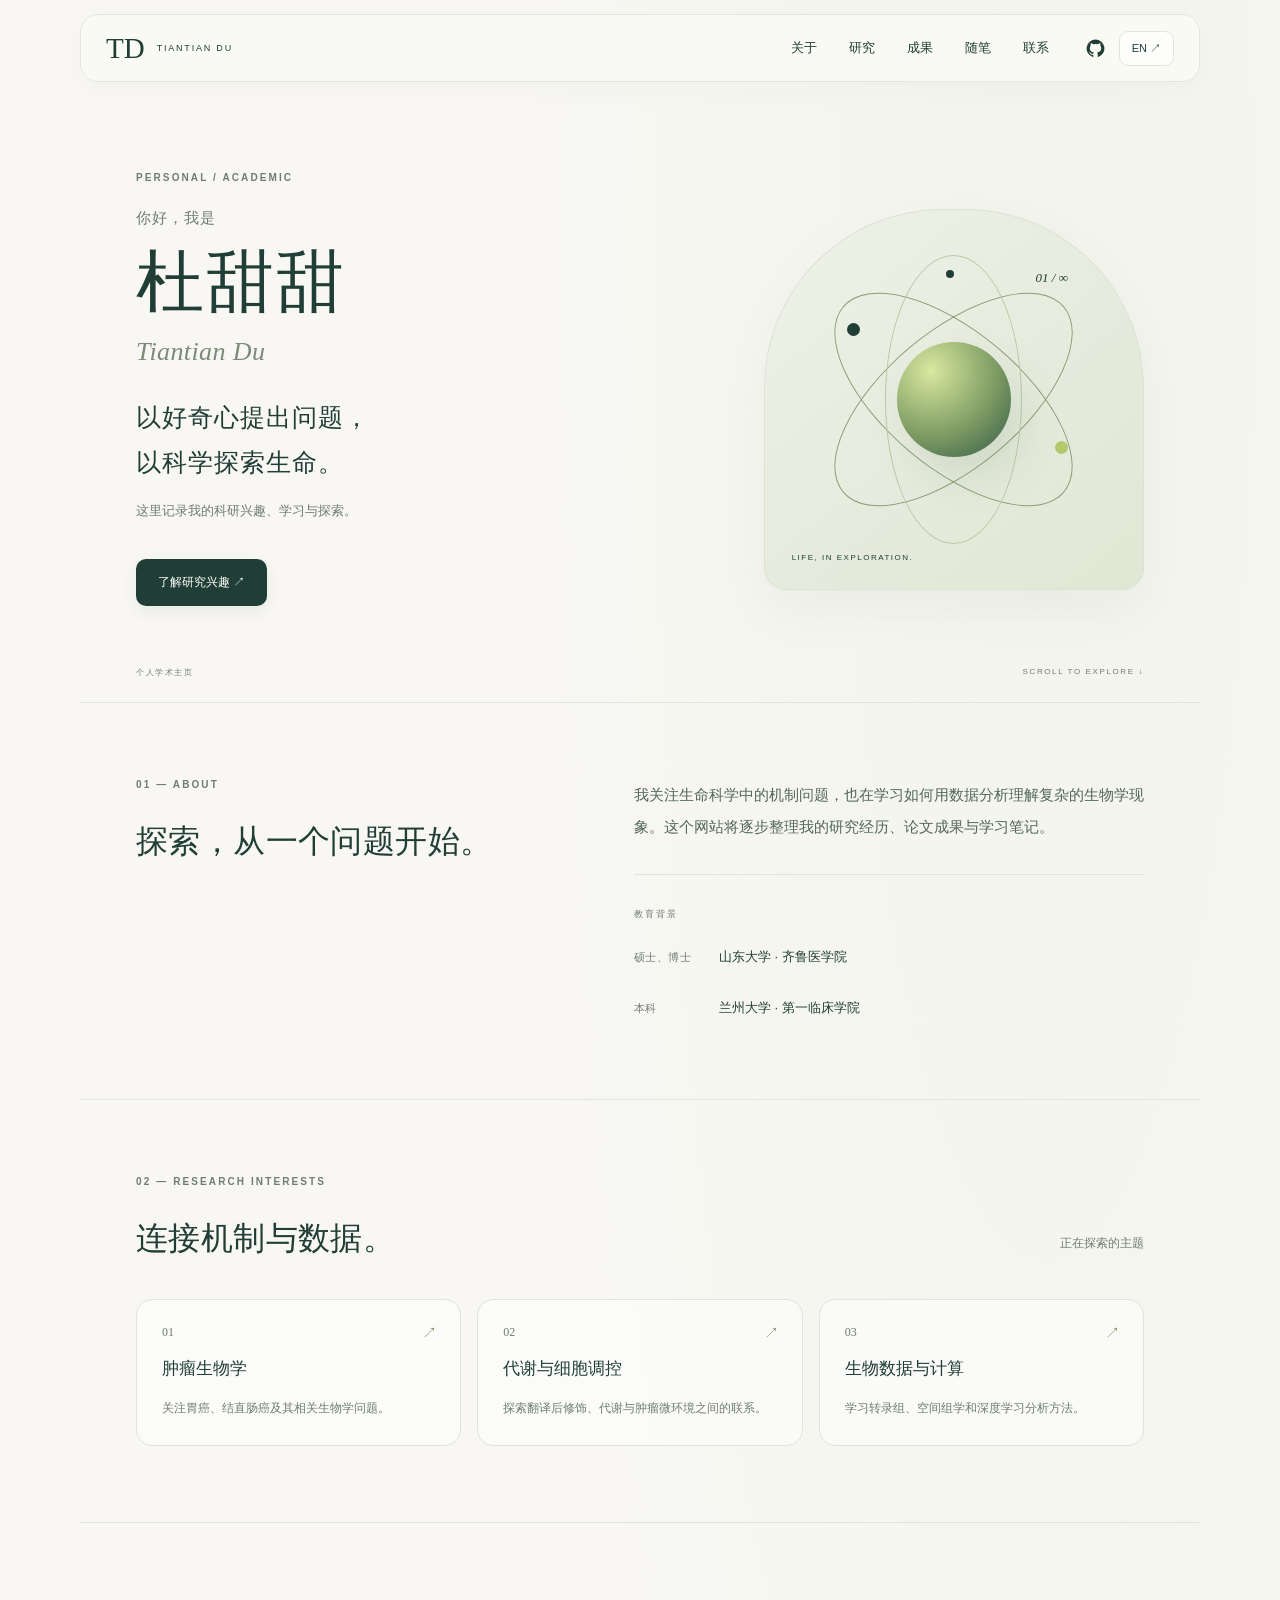
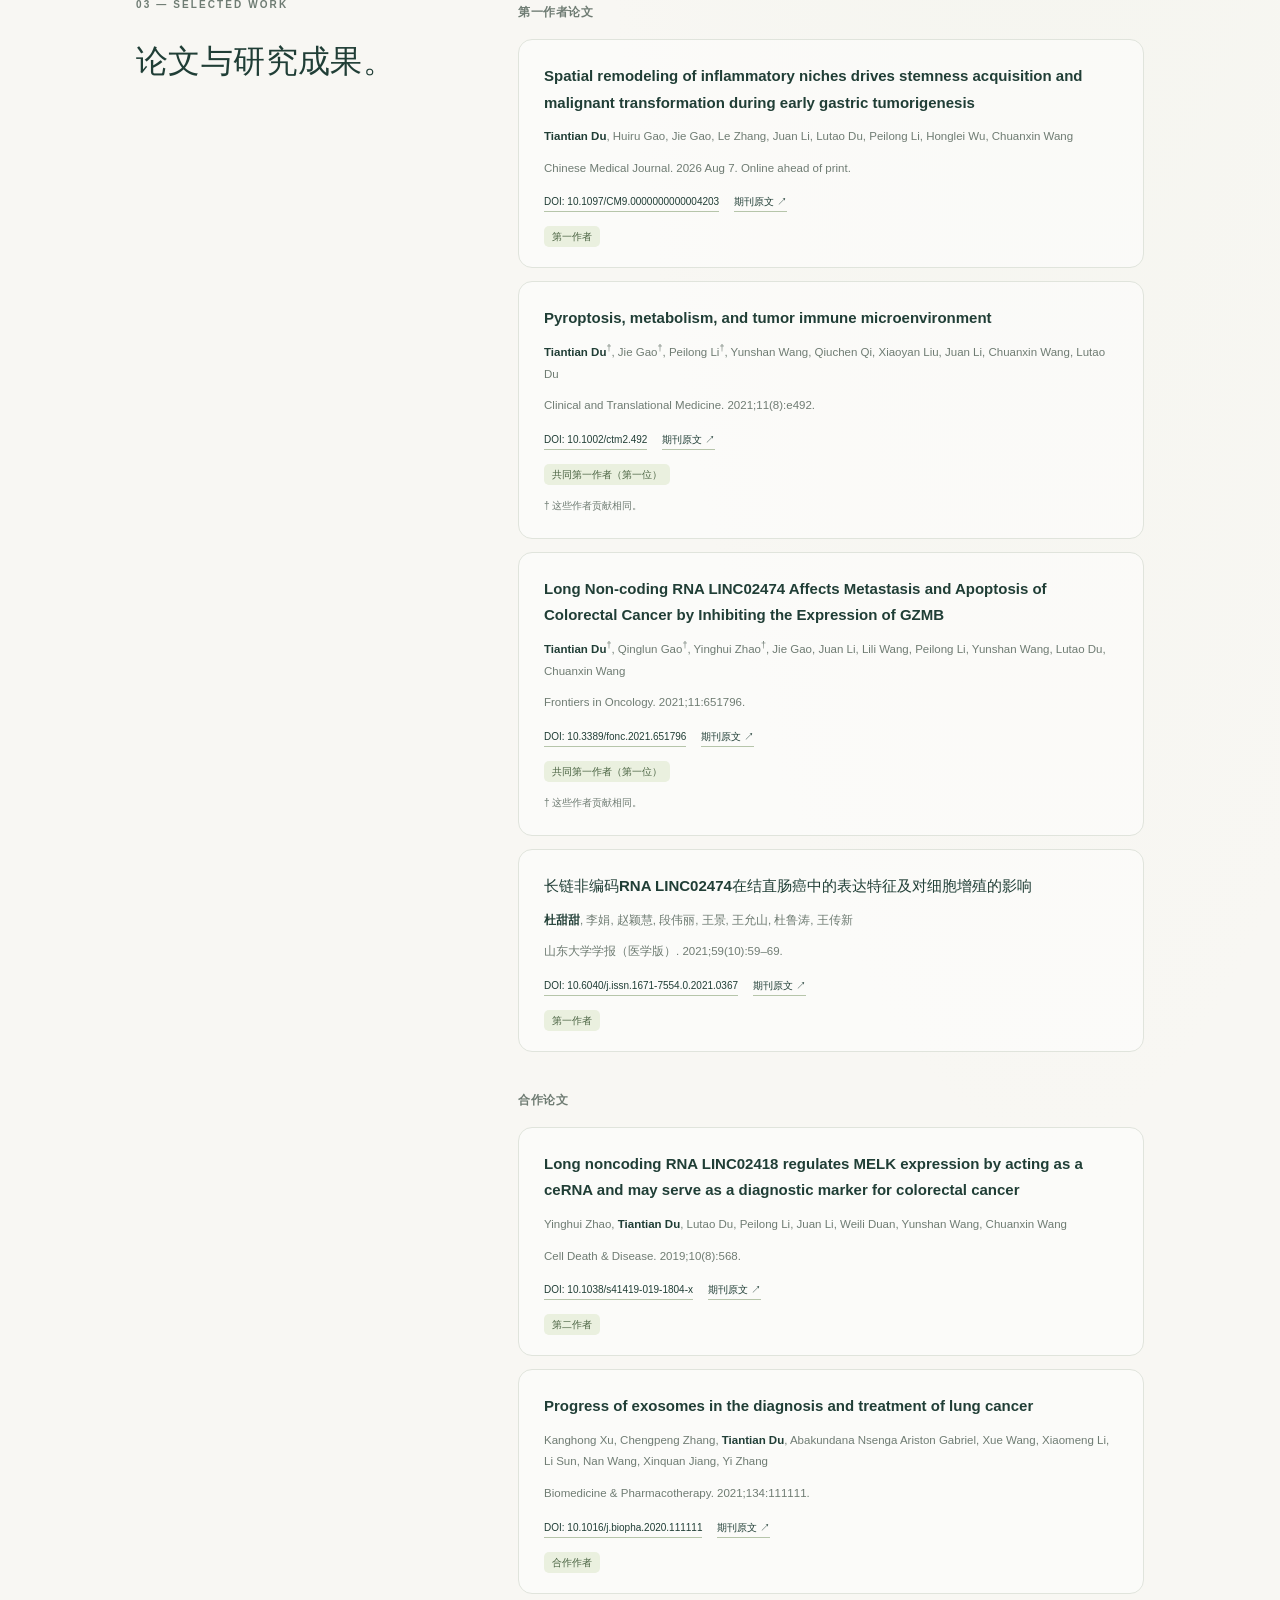
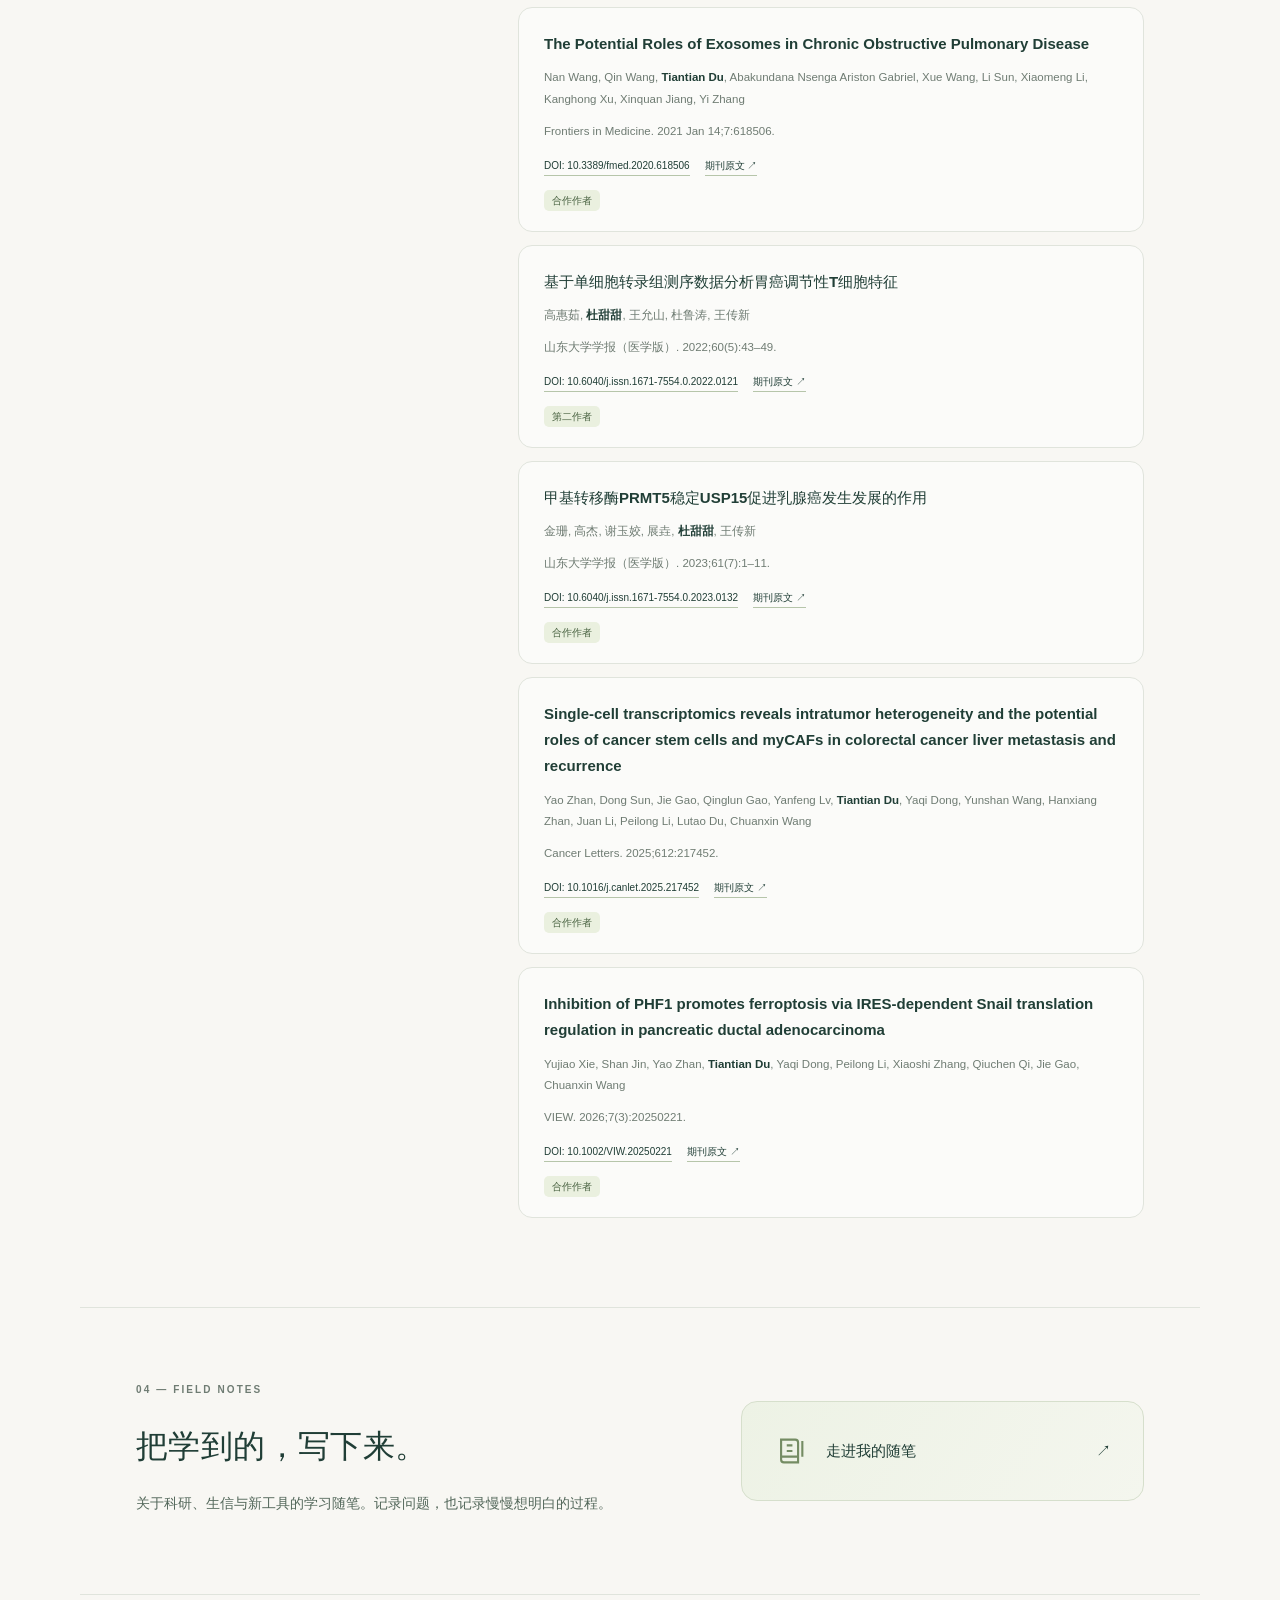
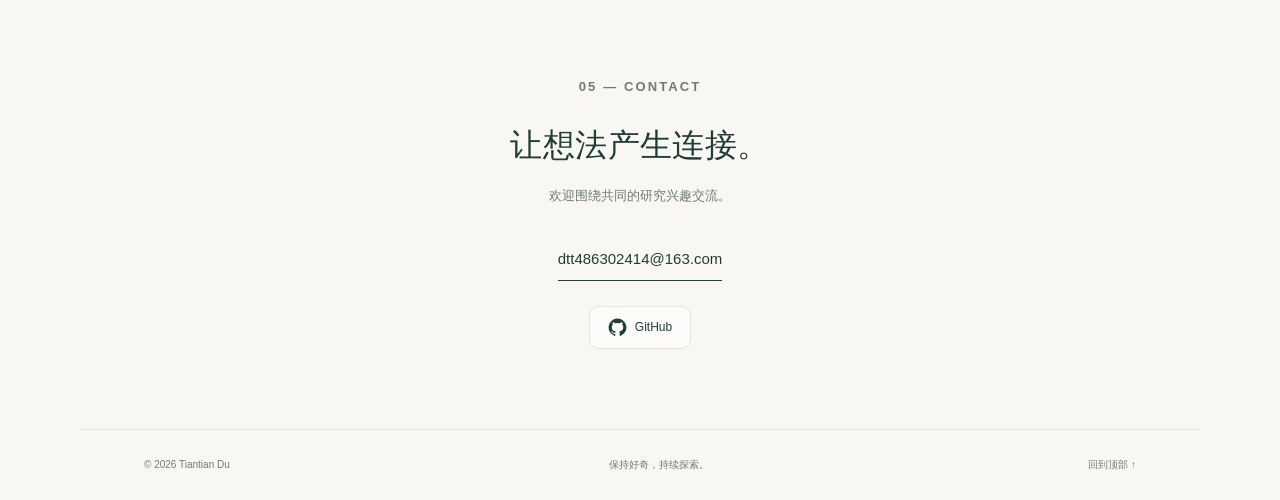
<file: index.html>
<!doctype html>
<html lang="zh-CN"><head><meta charset="utf-8"><meta name="viewport" content="width=device-width,initial-scale=1"><meta name="description" content="杜甜甜 Tiantian Du — 个人学术主页 / Personal academic website"><link rel="icon" href="favicon.svg" type="image/svg+xml"><title>杜甜甜 · Tiantian Du</title><link rel="stylesheet" href="style.css"><link rel="stylesheet" href="refinement.css"></head>
<body><header><a class="brand" href="#home">TD<span>TIANTIAN DU</span></a><nav aria-label="主导航"><a href="#about" data-key="navAbout">关于</a><a href="#research" data-key="navResearch">研究</a><a href="#publications" data-key="navWorks">成果</a><a href="notes.html" data-key="navNotes">随笔</a><a href="#contact" data-key="navContact">联系</a></nav><div class="header-actions"><a class="github-link" href="https://github.com/dutiantian6666" target="_blank" rel="noopener noreferrer" aria-label="GitHub · dutiantian6666"><svg viewBox="0 0 24 24" aria-hidden="true"><path fill="currentColor" d="M12 .75a11.25 11.25 0 0 0-3.56 21.92c.56.1.77-.24.77-.54v-2.09c-3.13.68-3.79-1.33-3.79-1.33-.51-1.3-1.25-1.65-1.25-1.65-1.02-.7.08-.69.08-.69 1.13.08 1.72 1.16 1.72 1.16 1 1.72 2.63 1.22 3.27.93.1-.73.39-1.22.71-1.5-2.5-.28-5.13-1.25-5.13-5.56 0-1.23.44-2.23 1.16-3.02-.12-.28-.5-1.43.11-2.98 0 0 .95-.3 3.1 1.15a10.8 10.8 0 0 1 5.64 0c2.15-1.46 3.1-1.15 3.1-1.15.61 1.55.23 2.7.11 2.98.72.79 1.16 1.79 1.16 3.02 0 4.32-2.63 5.27-5.14 5.55.4.35.76 1.03.76 2.08v3.1c0 .3.2.65.77.54A11.25 11.25 0 0 0 12 .75Z"/></svg><span>GitHub</span></a><button id="language" aria-label="Switch to English">EN ↗</button></div></header>
<main><section class="hero" id="home"><div class="intro"><p class="eyebrow">PERSONAL / ACADEMIC</p><p class="hello" data-key="hello">你好，我是</p><h1 data-key="name">杜甜甜<span>Tiantian Du</span></h1><p class="lead" data-key="lead">以好奇心提出问题，<br>以科学探索生命。</p><p class="sub" data-key="sub">这里记录我的科研兴趣、学习与探索。</p><a class="button" href="#research" data-key="explore">了解研究兴趣 ↗</a></div><div class="art" aria-hidden="true"><div class="orbit o1"></div><div class="orbit o2"></div><div class="orbit o3"></div><div class="core"></div><span class="dot d1"></span><span class="dot d2"></span><span class="dot d3"></span><span class="art-label">LIFE, IN EXPLORATION.</span><span class="art-number">01 / ∞</span></div><div class="hero-bottom"><span data-key="location">个人学术主页</span><span>SCROLL TO EXPLORE ↓</span></div></section>
<section id="about" class="section about"><div><p class="eyebrow">01 — ABOUT</p><h2 data-key="aboutTitle">探索，从一个问题开始。</h2></div><div><p class="body-copy" data-key="aboutBody">我关注生命科学中的机制问题，也在学习如何用数据分析理解复杂的生物学现象。这个网站将逐步整理我的研究经历、论文成果与学习笔记。</p><p class="note" data-key="aboutNote">学校、专业及详细个人简介将在确认后补充。</p></div></section>
<section id="research" class="section"><p class="eyebrow">02 — RESEARCH INTERESTS</p><div class="section-heading"><h2 data-key="researchTitle">连接机制与数据。</h2><p data-key="researchNote">正在探索的主题</p></div><div class="research-list"><article><span>01</span><h3 data-key="r1">肿瘤生物学</h3><p data-key="r1d">关注胃癌、结直肠癌及其相关生物学问题。</p><b>↗</b></article><article><span>02</span><h3 data-key="r2">代谢与细胞调控</h3><p data-key="r2d">探索翻译后修饰、代谢与肿瘤微环境之间的联系。</p><b>↗</b></article><article><span>03</span><h3 data-key="r3">生物数据与计算</h3><p data-key="r3d">学习转录组、空间组学和深度学习分析方法。</p><b>↗</b></article></div></section>
<section id="publications" class="section works"><div><p class="eyebrow">03 — SELECTED WORK</p><h2 data-key="worksTitle">论文与研究成果。</h2></div><div class="empty"><span class="small-label">PUBLICATIONS & PROJECTS</span><h3 data-key="worksSoon">论文与项目整理中</h3><p data-key="worksBody">核对作者、发表信息与原文链接后，将在这里展示。</p></div></section>
<section id="notes" class="section notes-preview"><div><p class="eyebrow">04 — FIELD NOTES</p><h2 data-key="notesTitle">把学到的，写下来。</h2><p class="body-copy" data-key="notesIntro">关于科研、生信与新工具的学习随笔。记录问题，也记录慢慢想明白的过程。</p></div><a class="notes-portal" href="notes.html"><svg viewBox="0 0 24 24" fill="none" stroke="currentColor" stroke-width="1.5" aria-hidden="true"><path d="M5 4h10a2 2 0 0 1 2 2v14H7a2 2 0 0 1-2-2V4Zm0 12h12M9 8h4m-4 4h4m7-7v11"/></svg><span data-key="notesLink">走进我的随笔</span><span aria-hidden="true">↗</span></a></section><section id="contact" class="section contact"><p class="eyebrow">05 — CONTACT</p><h2 data-key="contactTitle">让想法产生连接。</h2><p data-key="contactBody">欢迎围绕共同的研究兴趣交流。</p><div class="contact-note" data-key="contactNote">联系邮箱待补充</div><div class="contact-social"><a class="github-link" href="https://github.com/dutiantian6666" target="_blank" rel="noopener noreferrer" aria-label="GitHub · dutiantian6666"><svg viewBox="0 0 24 24" aria-hidden="true"><path fill="currentColor" d="M12 .75a11.25 11.25 0 0 0-3.56 21.92c.56.1.77-.24.77-.54v-2.09c-3.13.68-3.79-1.33-3.79-1.33-.51-1.3-1.25-1.65-1.25-1.65-1.02-.7.08-.69.08-.69 1.13.08 1.72 1.16 1.72 1.16 1 1.72 2.63 1.22 3.27.93.1-.73.39-1.22.71-1.5-2.5-.28-5.13-1.25-5.13-5.56 0-1.23.44-2.23 1.16-3.02-.12-.28-.5-1.43.11-2.98 0 0 .95-.3 3.1 1.15a10.8 10.8 0 0 1 5.64 0c2.15-1.46 3.1-1.15 3.1-1.15.61 1.55.23 2.7.11 2.98.72.79 1.16 1.79 1.16 3.02 0 4.32-2.63 5.27-5.14 5.55.4.35.76 1.03.76 2.08v3.1c0 .3.2.65.77.54A11.25 11.25 0 0 0 12 .75Z"/></svg><span>GitHub</span></a></div></section></main><footer><span>© <span id="year"></span> Tiantian Du</span><span data-key="footer">保持好奇，持续探索。</span><a href="#home" data-key="top">回到顶部 ↑</a></footer><script src="app.js"></script><script src="publications.js"></script><script src="profile.js"></script></body></html>
</file>
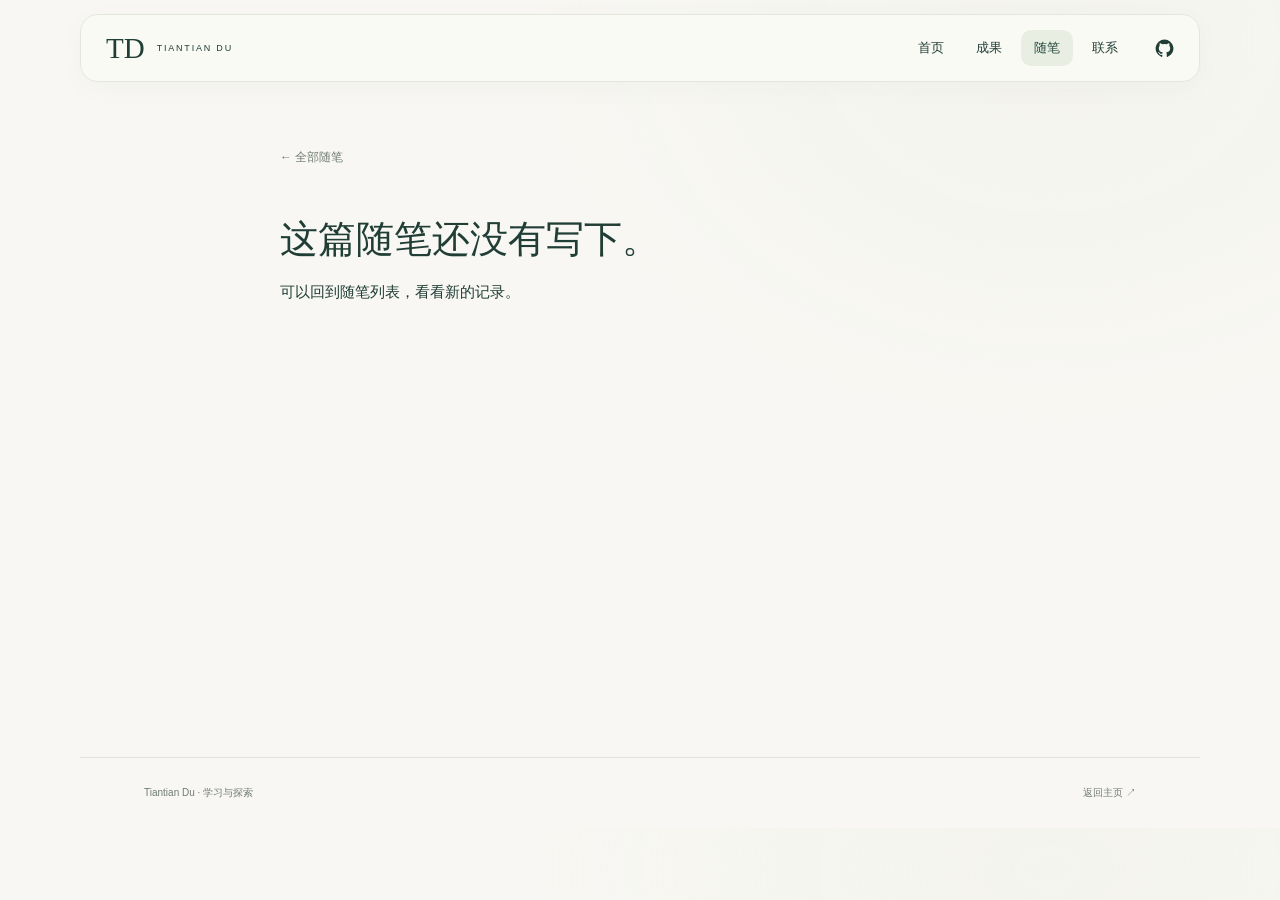
<file: article.html>
<!doctype html><html lang="zh-CN"><head><meta charset="utf-8"><meta name="viewport" content="width=device-width,initial-scale=1"><meta name="description" content="杜甜甜的学习随笔：科研、生信分析与新工具探索。"><title>随笔阅读 · 杜甜甜</title><link rel="icon" href="favicon.svg" type="image/svg+xml"><link rel="stylesheet" href="style.css"><link rel="stylesheet" href="refinement.css"></head><body><header><a class="brand" href="index.html">TD<span>TIANTIAN DU</span></a><nav aria-label="主导航"><a href="index.html">首页</a><a href="index.html#publications">成果</a><a class="active" href="notes.html" aria-current="page">随笔</a><a href="index.html#contact">联系</a></nav><div class="header-actions"><a class="github-link" href="https://github.com/dutiantian6666" target="_blank" rel="noopener noreferrer" aria-label="GitHub · dutiantian6666"><svg viewBox="0 0 24 24" aria-hidden="true"><path fill="currentColor" d="M12 .75a11.25 11.25 0 0 0-3.56 21.92c.56.1.77-.24.77-.54v-2.09c-3.13.68-3.79-1.33-3.79-1.33-.51-1.3-1.25-1.65-1.25-1.65-1.02-.7.08-.69.08-.69 1.13.08 1.72 1.16 1.72 1.16 1 1.72 2.63 1.22 3.27.93.1-.73.39-1.22.71-1.5-2.5-.28-5.13-1.25-5.13-5.56 0-1.23.44-2.23 1.16-3.02-.12-.28-.5-1.43.11-2.98 0 0 .95-.3 3.1 1.15a10.8 10.8 0 0 1 5.64 0c2.15-1.46 3.1-1.15 3.1-1.15.61 1.55.23 2.7.11 2.98.72.79 1.16 1.79 1.16 3.02 0 4.32-2.63 5.27-5.14 5.55.4.35.76 1.03.76 2.08v3.1c0 .3.2.65.77.54A11.25 11.25 0 0 0 12 .75Z"/></svg><span>GitHub</span></a></div></header><main class="article-main"><a class="back-link" href="notes.html">← 全部随笔</a><article id="note-article" aria-live="polite"><h1>正在打开文章…</h1></article><noscript><p>请启用 JavaScript 以阅读文章。</p></noscript></main><script src="notes.js"></script><footer><span>Tiantian Du · 学习与探索</span><a href="index.html">返回主页 ↗</a></footer></body></html>
</file>
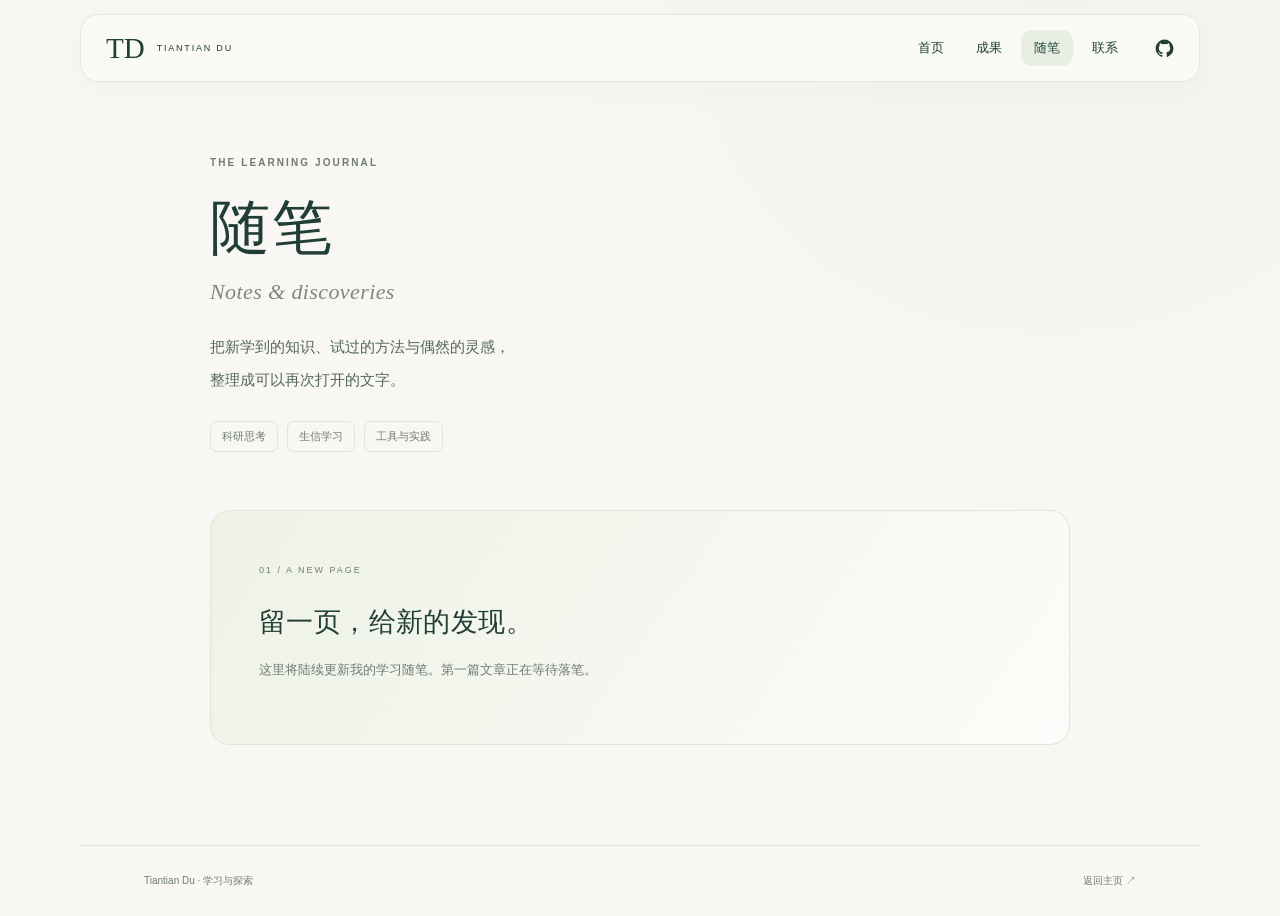
<file: notes.html>
<!doctype html><html lang="zh-CN"><head><meta charset="utf-8"><meta name="viewport" content="width=device-width,initial-scale=1"><meta name="description" content="杜甜甜的学习随笔：科研、生信分析与新工具探索。"><title>随笔 · 杜甜甜</title><link rel="icon" href="favicon.svg" type="image/svg+xml"><link rel="stylesheet" href="style.css"><link rel="stylesheet" href="refinement.css"></head><body><header><a class="brand" href="index.html">TD<span>TIANTIAN DU</span></a><nav aria-label="主导航"><a href="index.html">首页</a><a href="index.html#publications">成果</a><a class="active" href="notes.html" aria-current="page">随笔</a><a href="index.html#contact">联系</a></nav><div class="header-actions"><a class="github-link" href="https://github.com/dutiantian6666" target="_blank" rel="noopener noreferrer" aria-label="GitHub · dutiantian6666"><svg viewBox="0 0 24 24" aria-hidden="true"><path fill="currentColor" d="M12 .75a11.25 11.25 0 0 0-3.56 21.92c.56.1.77-.24.77-.54v-2.09c-3.13.68-3.79-1.33-3.79-1.33-.51-1.3-1.25-1.65-1.25-1.65-1.02-.7.08-.69.08-.69 1.13.08 1.72 1.16 1.72 1.16 1 1.72 2.63 1.22 3.27.93.1-.73.39-1.22.71-1.5-2.5-.28-5.13-1.25-5.13-5.56 0-1.23.44-2.23 1.16-3.02-.12-.28-.5-1.43.11-2.98 0 0 .95-.3 3.1 1.15a10.8 10.8 0 0 1 5.64 0c2.15-1.46 3.1-1.15 3.1-1.15.61 1.55.23 2.7.11 2.98.72.79 1.16 1.79 1.16 3.02 0 4.32-2.63 5.27-5.14 5.55.4.35.76 1.03.76 2.08v3.1c0 .3.2.65.77.54A11.25 11.25 0 0 0 12 .75Z"/></svg><span>GitHub</span></a></div></header><main class="notes-main"><div class="notes-heading"><p class="eyebrow">THE LEARNING JOURNAL</p><h1>随笔<span>Notes & discoveries</span></h1><p class="body-copy">把新学到的知识、试过的方法与偶然的灵感，<br>整理成可以再次打开的文字。</p><div class="topic-labels"><span>科研思考</span><span>生信学习</span><span>工具与实践</span></div></div><section aria-label="文章列表" id="note-list"><div class="notes-empty"><span class="empty-number">01 / A NEW PAGE</span><h2>留一页，给新的发现。</h2><p>这里将陆续更新我的学习随笔。第一篇文章正在等待落笔。</p></div></section><noscript><p>请启用 JavaScript 以加载文章列表。</p></noscript></main><script src="notes.js"></script><footer><span>Tiantian Du · 学习与探索</span><a href="index.html">返回主页 ↗</a></footer></body></html>
</file>
<file: style.css>
:root{--paper:#f7f6f0;--ink:#173c35;--muted:#64766b;--line:#d6ddd2;--accent:#d9e99b}*{box-sizing:border-box}html{scroll-behavior:smooth;scroll-padding-top:90px}body{margin:0;background:var(--paper);color:var(--ink);font-family:Arial,"Microsoft YaHei",sans-serif}a{color:inherit;text-decoration:none}button,a{-webkit-tap-highlight-color:transparent}a:focus-visible,button:focus-visible{outline:3px solid #a3b862;outline-offset:6px}header{height:90px;max-width:1320px;margin:auto;padding:0 5%;display:flex;align-items:center;justify-content:space-between;border-bottom:1px solid var(--line)}.brand{font-family:Georgia,serif;font-size:32px;display:flex;align-items:center;gap:16px}.brand span{font:10px Arial;letter-spacing:2px}nav{display:flex;gap:35px;font-size:13px}button{font:12px Arial;background:none;color:var(--ink);border:1px solid var(--line);border-radius:30px;padding:11px 17px;cursor:pointer}main,footer{max-width:1320px;margin:auto}.hero{position:relative;min-height:670px;padding:85px 5% 70px;display:grid;grid-template-columns:1.1fr 1fr;gap:5%}.eyebrow{font-size:10px;letter-spacing:2.3px;margin:0 0 35px}.hello{font-size:18px;margin:0 0 15px}h1{font-family:Georgia,"Microsoft YaHei",serif;font-weight:400;font-size:72px;line-height:1.15;margin:0}h1 span{display:block;font-size:29px;color:var(--muted);margin-top:13px;font-style:italic}.lead{font-size:25px;line-height:1.7;margin:28px 0 10px}.sub{font-size:13px;color:var(--muted);line-height:1.9}.button{display:inline-block;margin-top:22px;background:var(--ink);color:#fff;padding:17px 24px;border-radius:3px;font-size:12px}.button:hover{background:#28574c}.art{position:relative;align-self:center;aspect-ratio:1;background:#e9eddf;border-radius:50% 50% 3px 3px;overflow:hidden}.orbit{position:absolute;width:76%;height:36%;left:12%;top:32%;border:1px solid #8b9e79;border-radius:50%;transform:rotate(-40deg)}.o2{transform:rotate(40deg)}.o3{transform:rotate(90deg);border-color:#bcc8a8}.core{position:absolute;width:30%;height:30%;left:35%;top:35%;border-radius:50%;background:radial-gradient(circle at 30% 25%,#d8e89f,#7e9c63 55%,#315848);box-shadow:12px 20px 40px #58765433}.dot{position:absolute;width:13px;height:13px;border-radius:50%;background:var(--ink)}.d1{left:22%;top:30%}.d2{right:20%;top:61%;background:#b4c96e}.d3{left:48%;top:16%;width:8px;height:8px}.art-label{position:absolute;bottom:28px;left:28px;font-size:9px;letter-spacing:2px}.art-number{position:absolute;right:25px;top:40px;font:italic 16px Georgia}.hero-bottom{position:absolute;bottom:20px;left:5%;right:5%;display:flex;justify-content:space-between;font-size:9px;letter-spacing:1.6px;color:var(--muted)}.section{padding:85px 5%;border-top:1px solid var(--line)}h2{font-family:Georgia,"Microsoft YaHei",serif;font-weight:400;font-size:35px;line-height:1.5;margin:0}.about,.works{display:grid;grid-template-columns:1fr 1fr;gap:8%}.body-copy{font-size:16px;line-height:2.1;margin-top:0}.note{font-size:12px;color:var(--muted);line-height:1.8}.section-heading{display:flex;align-items:end;justify-content:space-between;margin-bottom:35px}.section-heading p{font-size:12px;color:var(--muted)}.research-list article{display:grid;grid-template-columns:40px 1fr 1.5fr 20px;gap:20px;padding:29px 0;border-top:1px solid var(--line);align-items:center}.research-list article>span{font:12px Georgia;color:var(--muted)}h3{font-weight:400;font-size:20px;margin:0}.research-list p{font-size:13px;line-height:1.9;color:var(--muted);margin:0}.research-list b{font-weight:400}.works{background:#edefe5}.empty{padding:30px;border:1px solid #ccd5c3}.small-label{font-size:9px;letter-spacing:2px;color:var(--muted)}.empty h3{margin:23px 0 15px}.empty p,.contact p{font-size:13px;line-height:1.9;color:var(--muted)}.contact{text-align:center;padding:90px 5%}.contact .eyebrow{margin-bottom:20px}.contact-note{display:inline-block;border-bottom:1px solid var(--ink);padding:13px 0;font-size:14px;margin-top:15px}footer{border-top:1px solid var(--line);padding:28px 5%;display:flex;justify-content:space-between;font-size:10px;color:var(--muted)}@media(max-width:700px){header{height:75px}.brand span{display:none}nav{gap:15px;font-size:12px}.hero{padding-top:45px;grid-template-columns:1fr;gap:35px;padding-bottom:75px}h1{font-size:56px}.lead{font-size:22px}.art{width:85%;max-width:360px;justify-self:center}.about,.works{grid-template-columns:1fr;gap:30px}.section{padding:55px 6%}h2{font-size:28px}.section-heading{display:block}.research-list article{grid-template-columns:25px 1fr 20px;gap:10px}.research-list p{grid-column:2;grid-row:2}.research-list b{grid-column:3;grid-row:1}footer{gap:20px;flex-wrap:wrap}}@media(prefers-reduced-motion:reduce){html{scroll-behavior:auto}}
.works{grid-template-columns:0.65fr 1.35fr}.publication-group{font-size:15px;margin:5px 0 22px}.publication-group:not(:first-child){margin-top:40px}.paper{padding:22px 0;border-top:1px solid var(--line)}.paper h4{font-size:16px;font-weight:400;line-height:1.7;margin:0 0 10px;overflow-wrap:anywhere}.paper p{font-size:12px;line-height:1.8;color:var(--muted);margin:0 0 10px}.paper span{font-size:10px;color:var(--ink);background:#dfe6d6;padding:5px 8px;border-radius:3px}.schools{border-top:1px solid var(--line);margin-top:25px;padding-top:24px}.schools>p:not(.small-label){font-size:14px;line-height:1.8}@media(max-width:700px){.works{grid-template-columns:1fr}}
.paper .paper-authors{font-size:12px;line-height:1.85;color:var(--muted)}.paper-authors strong{font-weight:700;color:var(--ink)}.paper h4 a:hover{text-decoration:underline;text-underline-offset:4px}.paper-links{display:flex;flex-wrap:wrap;gap:10px 18px;margin:14px 0 18px;font-size:11px;line-height:1.8}.paper-links a{overflow-wrap:anywhere;border-bottom:1px solid #b6c5aa}.paper-links a:hover{color:#426b42}.paper .author-note{font-size:10px;margin-top:14px;margin-bottom:0}.school-entry{margin-top:20px}.school-entry p{font-size:14px;line-height:1.8;margin:4px 0}.school-entry .school-degree{font-size:11px;color:var(--muted);letter-spacing:0.4px}.paper sup{font-size:9px;line-height:0}
</file>
<file: refinement.css>
/* Shared editorial layer: warm paper, serif titles, readable sans-serif copy. */
:root{--paper:#f8f7f3;--ink:#203e36;--muted:#6f7c73;--line:#e0e4dc;--accent:#dce8be;--title: "Songti SC","STSong","SimSun",Georgia,serif;--body:-apple-system,BlinkMacSystemFont,"Segoe UI","PingFang SC","Hiragino Sans GB","Microsoft YaHei",sans-serif}
body{font-family:var(--body);-webkit-font-smoothing:antialiased;background:radial-gradient(ellipse at 82% 5%,#e9eee055,transparent 35%),var(--paper);font-size:15px}
header{position:sticky;top:14px;z-index:20;max-width:1120px;height:68px;margin:14px auto 0;padding:0 25px;border:1px solid #e3e6dd;border-radius:18px;background:#fafaf5ed;backdrop-filter:blur(16px);box-shadow:0 7px 30px #203e3607;gap:24px}
.brand{font-size:29px;gap:12px;flex-shrink:0}.brand span{font:500 9px var(--body);letter-spacing:1.8px}nav{gap:6px;font-size:13px;margin-left:auto}nav a{padding:9px 13px;border-radius:10px;white-space:nowrap;transition:background .2s}nav a:hover,nav a.active{background:#e9eee3;color:#244c3d}.header-actions{display:flex;align-items:center;gap:14px;flex-shrink:0}.github-link{display:inline-flex;align-items:center;gap:8px;font-size:12px}.github-link svg{width:19px;height:19px;flex-shrink:0}.github-link:hover{color:#64805e}.header-actions .github-link span{display:none}button{font-family:var(--body);font-size:11px;border-radius:9px;padding:9px 12px;background:#fff8}
main,footer{max-width:1120px}.hero{min-height:620px;padding:90px 5% 75px;gap:9%;grid-template-columns:1.2fr .85fr}.eyebrow{font-size:10px;font-weight:600;letter-spacing:2.1px;color:var(--muted);margin-bottom:26px}.hello{font-size:15px;color:var(--muted);letter-spacing:1px}h1{font-family:var(--title);font-size:68px;letter-spacing:2px;font-weight:400}h1 span{font-family:Georgia,serif;font-size:26px;letter-spacing:.4px;color:#7c8a79;margin-top:16px}.lead{font-family:var(--title);font-size:25px;line-height:1.8;letter-spacing:1px;margin-top:28px}.sub{font-size:13px;line-height:2}.button{font-size:12px;border-radius:10px;padding:15px 22px;box-shadow:0 6px 15px #173c3512}.art{border-radius:47% 47% 22px 22px;background:linear-gradient(140deg,#eef1e8,#dfe7d4);box-shadow:inset 0 0 0 1px #dce3d5,0 20px 50px #566d4610}.core{box-shadow:12px 20px 40px #58765425}.art-label{font-size:8px;letter-spacing:1.5px}.hero-bottom{font-size:8px;bottom:24px}.section{padding:76px 5%}h2{font-family:var(--title);font-size:32px;line-height:1.6;letter-spacing:.4px}.body-copy{font-size:15px;line-height:2.15;color:#53675a}.about{grid-template-columns:.85fr 1.15fr;gap:12%}.schools{margin-top:30px}.school-entry{display:flex;align-items:baseline;gap:20px}.school-entry .school-degree{min-width:65px;font-size:11px}.school-entry p{font-size:13px}.research-list{display:grid;grid-template-columns:repeat(3,1fr);gap:16px}.research-list article{display:flex;align-items:flex-start;flex-direction:column;position:relative;gap:17px;padding:25px;border:1px solid var(--line);border-radius:16px;background:#ffffff8a;transition:transform .2s,box-shadow .2s}.research-list article:hover{transform:translateY(-3px);box-shadow:0 12px 26px #173c3508}.research-list h3{font-size:17px;font-weight:500}.research-list p{font-size:12px}.research-list b{position:absolute;right:23px;top:24px;color:#8c9d7c}.works{background:transparent;grid-template-columns:.65fr 1.35fr;gap:8%}.works>div:first-child{position:sticky;top:120px;align-self:start}.papers{min-width:0}.publication-group{font-size:12px;font-weight:600;letter-spacing:.5px;color:var(--muted);margin-bottom:18px}.paper{background:#ffffff80;border:1px solid var(--line);border-radius:14px;padding:23px 25px;margin-bottom:13px}.paper h4{font-size:15px;font-weight:550;line-height:1.75}.paper p,.paper .paper-authors{font-size:11.5px;line-height:1.9}.paper-links{gap:8px 15px;font-size:10px;margin-bottom:14px}.paper .paper-role{font-size:10px;border-radius:5px;background:#eaf0df;color:#4a6342}.paper .author-note{font-size:10px}.notes-preview{display:grid;grid-template-columns:1.2fr 1fr;gap:12%;align-items:center}.notes-preview .body-copy{margin:16px 0 0;font-size:14px}.notes-portal{display:flex;align-items:center;gap:18px;padding:32px;border:1px solid #d6dfcc;border-radius:16px;background:linear-gradient(125deg,#edf2e5,#f4f6ee);font-size:15px;transition:transform .2s}.notes-portal:hover{transform:translateY(-3px)}.notes-portal svg{height:34px;width:34px;color:#748c63}.notes-portal>span:last-child{margin-left:auto}.contact{padding:80px 5%}.contact-note{font-size:15px}.contact-social{margin-top:25px}.contact-social .github-link{padding:11px 18px;border:1px solid var(--line);border-radius:10px;background:#fff9}footer{font-size:10px;padding:26px 5%;line-height:1.8}a,button{transition:color .2s,background .2s,transform .2s}
.notes-main{max-width:930px;padding:75px 35px 100px;min-height:75vh}.notes-heading{margin-bottom:58px}.notes-heading h1{font-size:60px}.notes-heading h1 span{font-size:22px}.notes-heading .body-copy{margin-top:27px;font-size:15px}.topic-labels{display:flex;gap:9px;margin-top:25px}.topic-labels span{font-size:11px;padding:7px 11px;border:1px solid var(--line);border-radius:7px;color:var(--muted)}.notes-empty{padding:48px;border:1px solid var(--line);border-radius:20px;background:linear-gradient(125deg,#eef2e5,#ffffff90)}.empty-number{font-size:9px;letter-spacing:2px;color:var(--muted)}.notes-empty h2{margin-top:25px;font-size:27px}.notes-empty p{font-size:13px;color:var(--muted);line-height:2}.note-card{display:block;padding:28px 0;border-top:1px solid var(--line)}.note-card h2{font-size:25px;margin:12px 0}.note-card p{color:var(--muted);line-height:1.9;font-size:14px}.note-meta{font-size:11px;color:var(--muted);letter-spacing:.5px}.note-read{font-size:12px}.article-main{max-width:780px;min-height:75vh;padding:65px 30px 100px}.back-link{display:inline-block;font-size:12px;color:var(--muted);margin-bottom:45px}.article-main h1{font-size:38px;line-height:1.5;letter-spacing:0}.article-summary{font-size:17px;line-height:1.9;color:var(--muted);margin:25px 0 40px;padding-bottom:30px;border-bottom:1px solid var(--line)}.article-body{font-size:16px;line-height:2.1;overflow-wrap:anywhere}.article-body h2{font-size:27px;margin:42px 0 18px}.article-body pre{font-size:13px;line-height:1.8;background:#eaf0e4;padding:22px;border-radius:10px;overflow-x:auto}.article-body blockquote{margin:25px 0;border-left:3px solid #b7c79d;padding:5px 23px;color:var(--muted)}
@media(max-width:900px){header{margin:10px 18px 0;top:10px;padding:0 18px;gap:12px}.brand span{display:none}nav a{padding:9px 10px}.hero{gap:5%;padding-top:65px}h1{font-size:58px}.research-list article{padding:22px 18px}.works{grid-template-columns:1fr}.works>div:first-child{position:static}.notes-preview{gap:7%}}
@media(max-width:600px){html{scroll-padding-top:125px}header{height:auto;min-height:90px;display:grid;grid-template-columns:1fr auto;gap:3px;padding:10px 15px;border-radius:15px}.brand{font-size:25px}nav{grid-row:2;grid-column:1 / -1;width:100%;justify-content:space-between;margin:0;font-size:12px}nav a{padding:8px 10px}.header-actions{grid-column:2;grid-row:1;gap:15px}.header-actions button{padding:6px 10px}.hero{padding:47px 7% 70px;min-height:auto;grid-template-columns:1fr;gap:40px}h1{font-size:54px}h1 span{font-size:24px}.lead{font-size:23px}.art{width:76%;max-width:290px;justify-self:center}.section{padding:52px 7%}.about,.notes-preview{grid-template-columns:1fr;gap:28px}h2{font-size:28px}.research-list{grid-template-columns:1fr}.research-list article{gap:12px;padding:24px}.research-list p{font-size:13px}.school-entry{gap:12px}.paper{padding:21px 18px}.notes-portal{padding:25px}.notes-main{padding:50px 24px 65px}.notes-heading h1{font-size:48px}.notes-empty{padding:30px 24px}.notes-empty h2{font-size:25px}.notes-heading .body-copy{font-size:14px}.article-main{padding:45px 24px 70px}.article-main h1{font-size:31px}.article-body{font-size:15px}footer{padding:24px 7%}.contact .eyebrow{margin-top:0}}
@media(prefers-reduced-motion:reduce){*,*::before,*::after{transition:none!important}}
.art-number{right:20%;top:16%;font-size:13px}
</file>
